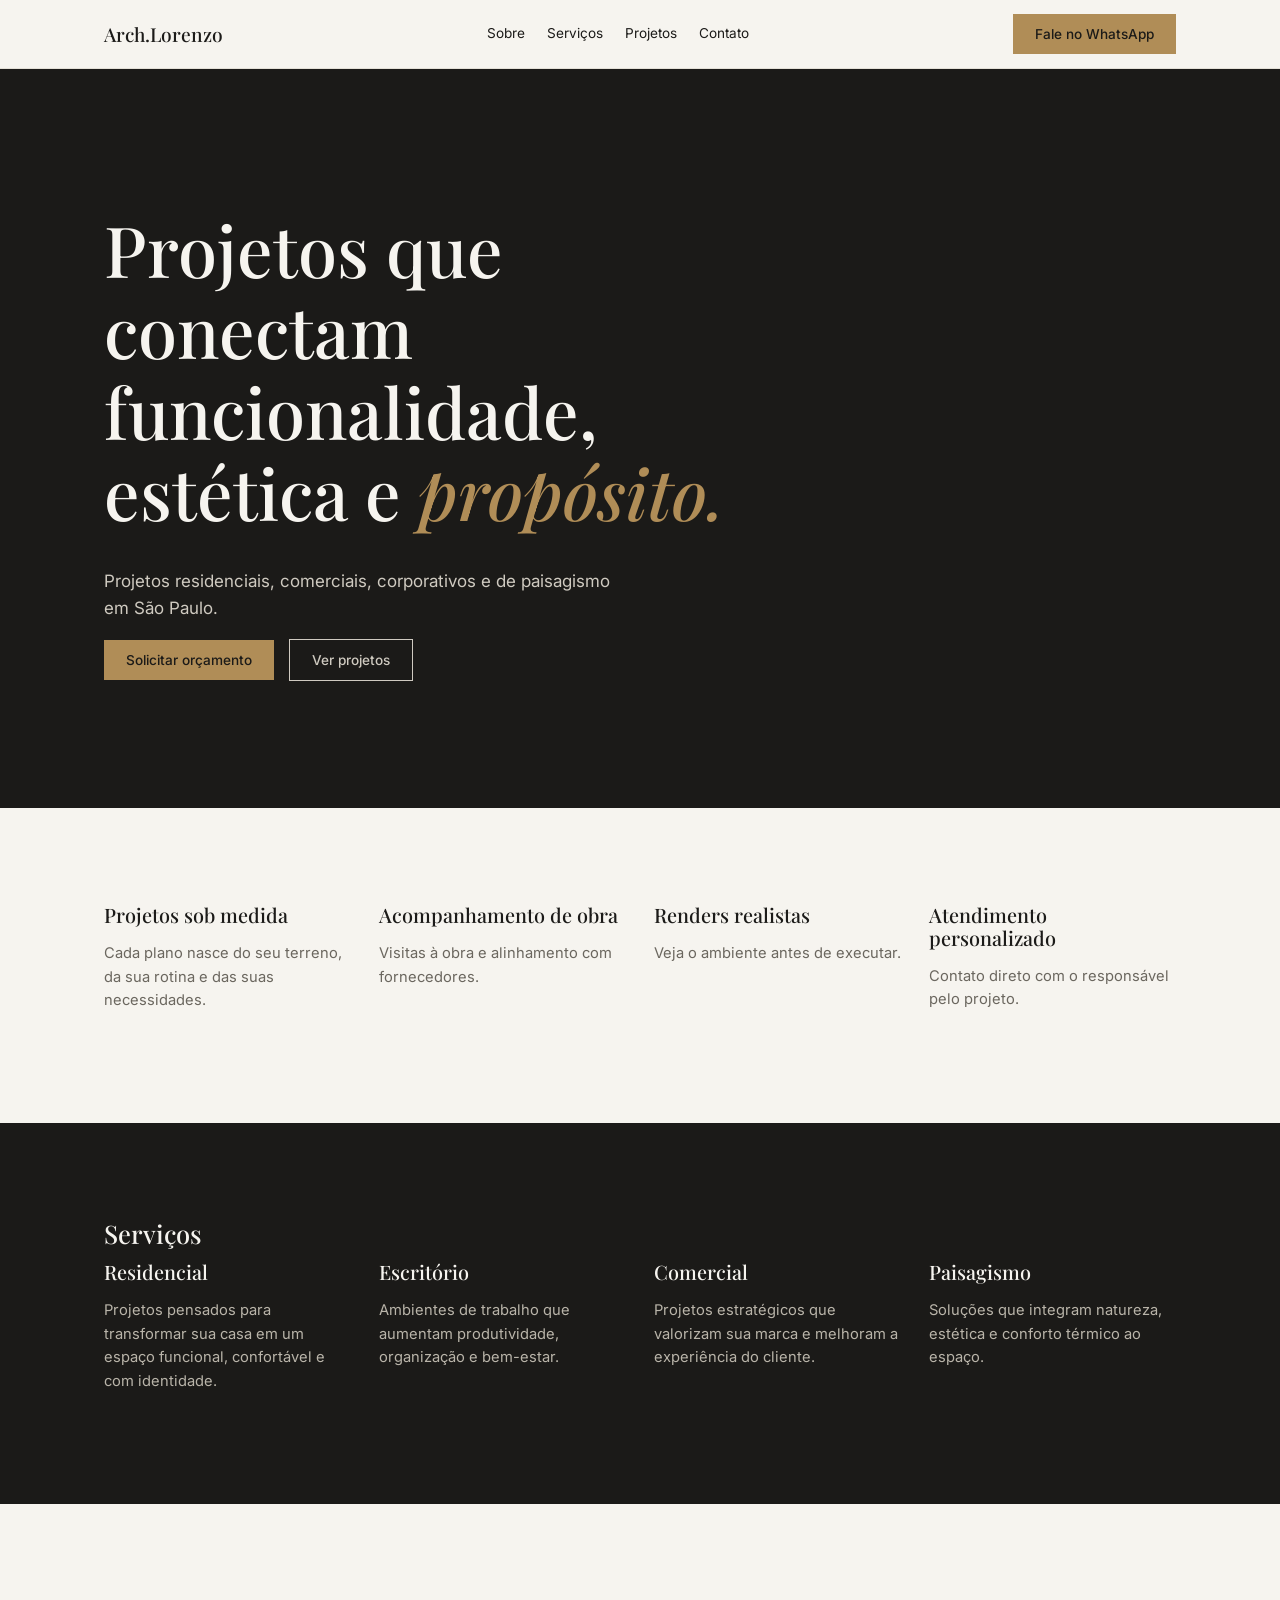
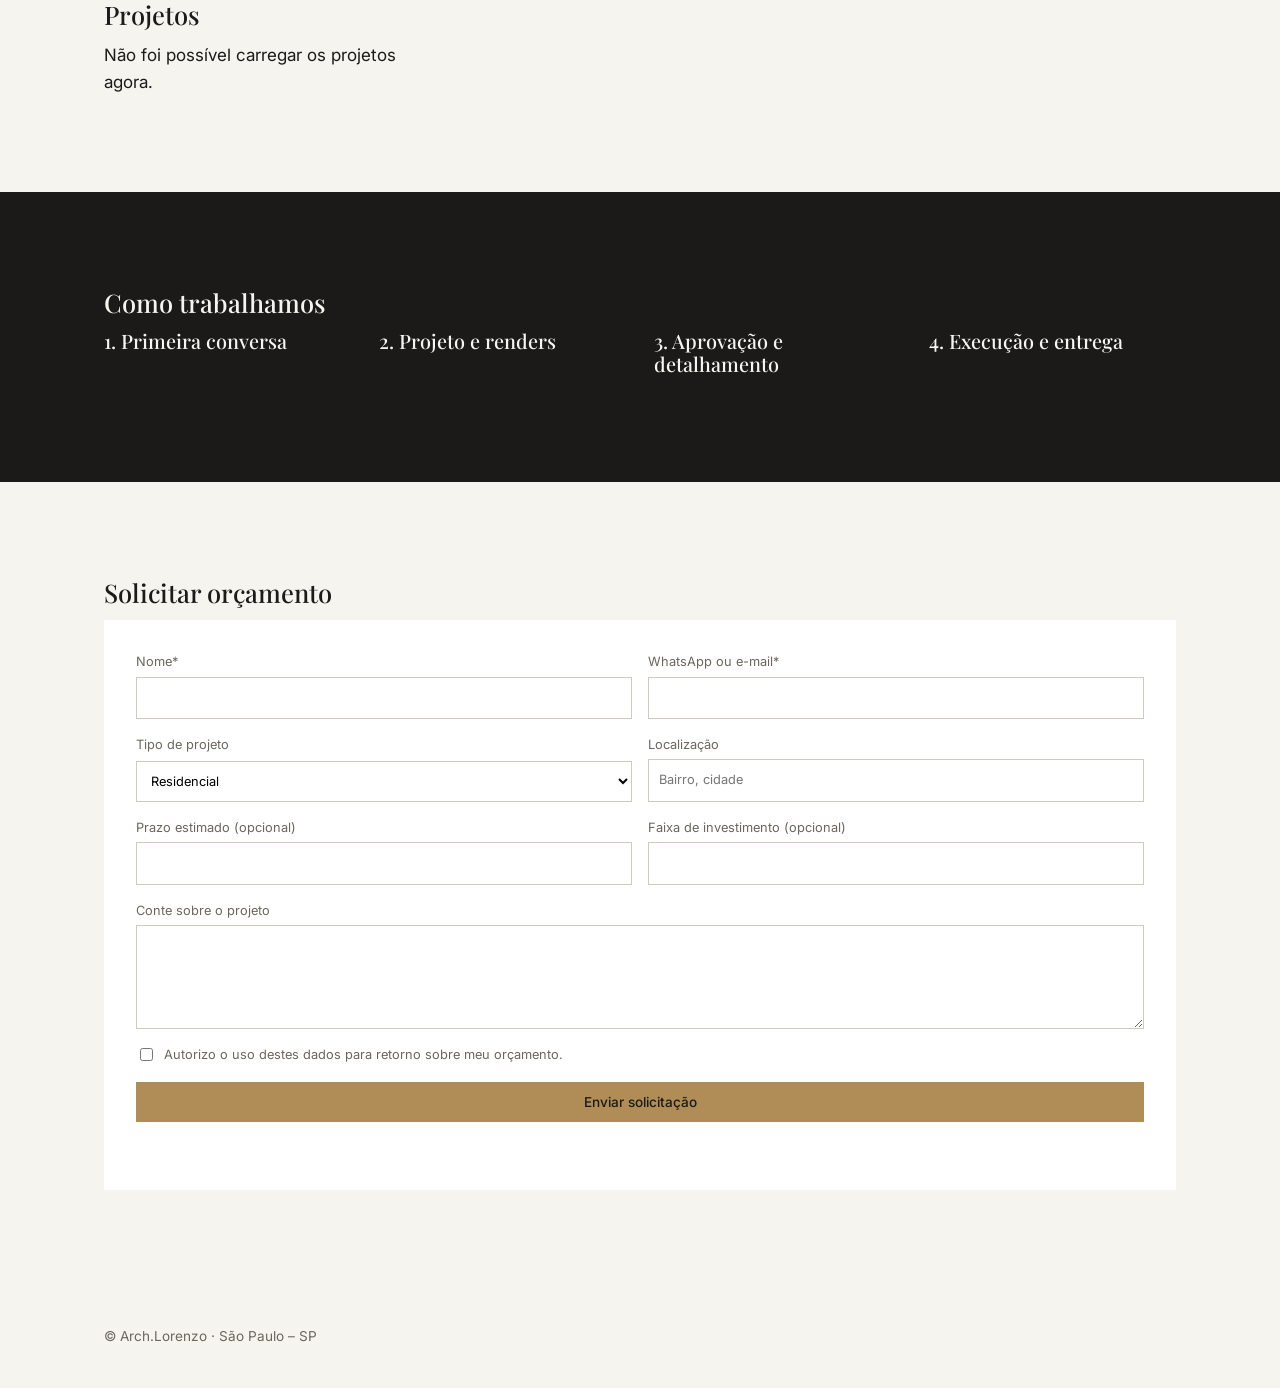
<file: arch-lorenzo-site33/index.html>
<!doctype html>
<html lang="pt-BR"><head>
<meta charset="utf-8"><meta name="viewport" content="width=device-width,initial-scale=1">
<title>Arch.Lorenzo | Arquitetura e interiores em São Paulo</title>
<meta name="description" content="Escritório de arquitetura e design de interiores em São Paulo. Projetos residenciais, comerciais, corporativos e de paisagismo.">
<link rel="canonical" href="https://SEU-DOMINIO.com.br/">
<meta property="og:title" content="Arch.Lorenzo | Arquitetura e interiores em São Paulo"><meta property="og:type" content="website">
<link rel="preconnect" href="https://fonts.googleapis.com"><link rel="preconnect" href="https://fonts.gstatic.com" crossorigin>
<link href="https://fonts.googleapis.com/css2?family=Inter:wght@400;500&family=Playfair+Display:ital,wght@0,500;1,500&display=swap" rel="stylesheet">
<link rel="stylesheet" href="style.css">
<script type="application/ld+json">{"@context":"https://schema.org","@type":"Architect","name":"Arch.Lorenzo","areaServed":"São Paulo, SP"}</script>
</head><body>
<header><div class="wrap"><a class="logo" id="logo" href="/">Arch.Lorenzo</a>
<nav aria-label="Principal"><a href="#sobre">Sobre</a><a href="#servicos">Serviços</a><a href="#projetos">Projetos</a><a href="#contato">Contato</a></nav>
<a class="btn" id="wa-top" href="#contato" hidden>Fale no WhatsApp</a></div></header>
<main>
<section class="hero" id="hero"><div class="wrap"><h1><span data-t="hero_title" data-label="Título principal">Projetos que conectam funcionalidade, estética e</span> <em data-t="hero_em" data-label="Palavra em destaque do título">propósito.</em></h1>
<p data-t="hero_sub" data-label="Subtítulo">Projetos residenciais, comerciais, corporativos e de paisagismo em São Paulo.</p>
<p><a class="btn" href="#contato">Solicitar orçamento</a> &nbsp; <a class="btn line" href="#projetos">Ver projetos</a></p></div></section>
<section id="sobre"><div class="wrap grid">
<div><h3 data-t="k0t" data-label="Diferencial 1 (título)">Projetos sob medida</h3><p data-t="k0p" data-label="Diferencial 1 (texto)">Cada plano nasce do seu terreno, da sua rotina e das suas necessidades.</p></div>
<div><h3 data-t="k1t" data-label="Diferencial 2 (título)">Acompanhamento de obra</h3><p data-t="k1p" data-label="Diferencial 2 (texto)">Visitas à obra e alinhamento com fornecedores.</p></div>
<div><h3 data-t="k2t" data-label="Diferencial 3 (título)">Renders realistas</h3><p data-t="k2p" data-label="Diferencial 3 (texto)">Veja o ambiente antes de executar.</p></div>
<div><h3 data-t="k3t" data-label="Diferencial 4 (título)">Atendimento personalizado</h3><p data-t="k3p" data-label="Diferencial 4 (texto)">Contato direto com o responsável pelo projeto.</p></div></div></section>
<section id="servicos" class="dark"><div class="wrap"><h2>Serviços</h2><div class="grid">
<div><h3 data-t="k4t" data-label="Serviço 1 (título)">Residencial</h3><p data-t="k4p" data-label="Serviço 1 (texto)">Projetos pensados para transformar sua casa em um espaço funcional, confortável e com identidade.</p></div>
<div><h3 data-t="k5t" data-label="Serviço 2 (título)">Escritório</h3><p data-t="k5p" data-label="Serviço 2 (texto)">Ambientes de trabalho que aumentam produtividade, organização e bem-estar.</p></div>
<div><h3 data-t="k6t" data-label="Serviço 3 (título)">Comercial</h3><p data-t="k6p" data-label="Serviço 3 (texto)">Projetos estratégicos que valorizam sua marca e melhoram a experiência do cliente.</p></div>
<div><h3 data-t="k7t" data-label="Serviço 4 (título)">Paisagismo</h3><p data-t="k7p" data-label="Serviço 4 (texto)">Soluções que integram natureza, estética e conforto térmico ao espaço.</p></div></div></div></section>
<section id="projetos"><div class="wrap"><h2>Projetos</h2><div class="proj" id="proj"><p>Carregando projetos…</p></div></div></section>
<section class="dark"><div class="wrap"><h2>Como trabalhamos</h2><div class="grid">
<div><h3>1. Primeira conversa</h3></div><div><h3>2. Projeto e renders</h3></div><div><h3>3. Aprovação e detalhamento</h3></div><div><h3>4. Execução e entrega</h3></div></div></div></section>
<section id="contato"><div class="wrap"><h2 data-t="contact_title" data-label="Título do orçamento">Solicitar orçamento</h2>
<form id="lead" novalidate>
<div class="two"><label>Nome*<input name="name" required maxlength="120" autocomplete="name"></label><label>WhatsApp ou e-mail*<input name="contact" required maxlength="120"></label></div>
<div class="two"><label>Tipo de projeto<select name="project_type"><option>Residencial</option><option>Escritório</option><option>Comercial</option><option>Paisagismo</option></select></label><label>Localização<input name="location" maxlength="120" placeholder="Bairro, cidade"></label></div>
<div class="two"><label>Prazo estimado (opcional)<input name="deadline" maxlength="80"></label><label>Faixa de investimento (opcional)<input name="budget" maxlength="80"></label></div>
<label>Conte sobre o projeto<textarea name="message" rows="4" maxlength="2000"></textarea></label>
<label class="check"><input type="checkbox" name="consent" required><span>Autorizo o uso destes dados para retorno sobre meu orçamento.</span></label>
<button class="btn" type="submit">Enviar solicitação</button><div id="msg" role="status" aria-live="polite"></div></form></div></section>
</main>
<footer><div class="wrap">© Arch.Lorenzo · São Paulo – SP <span id="ig"></span></div></footer>
<script src="config.js"></script><script src="app.js"></script>
</body></html>
</file>
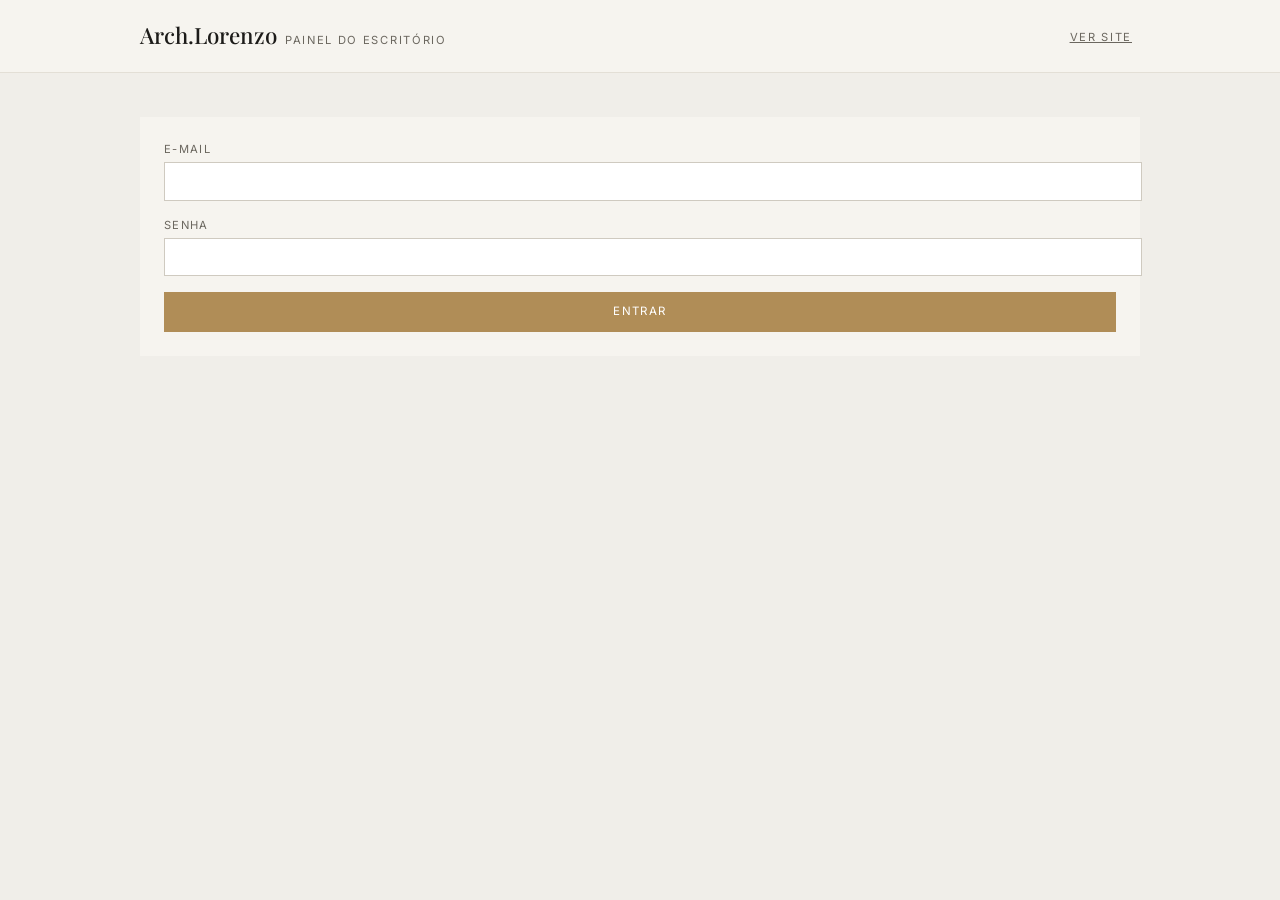
<file: arch-lorenzo-site33/admin/index.html>
<!doctype html><html lang="pt-BR"><head><meta charset="utf-8"><meta name="viewport" content="width=device-width,initial-scale=1">
<meta name="robots" content="noindex,nofollow"><title>Painel Arch.Lorenzo</title>
<link href="https://fonts.googleapis.com/css2?family=Inter:wght@400;500&family=Playfair+Display:wght@500&display=swap" rel="stylesheet">
<style>
body{margin:0;font:15px/1.5 Inter,system-ui,sans-serif;background:#f0eee9;color:#1c1b19}.w{max-width:1000px;margin:0 auto;padding:0 24px 60px}
h1,h2{font-family:"Playfair Display",Georgia,serif;font-weight:500;margin:0}
.top{background:#f6f4ef;border-bottom:1px solid #e3dfd6}.top .w{display:flex;justify-content:space-between;align-items:center;height:72px;padding-bottom:0}
.sm{font-size:.7rem;letter-spacing:.15em;text-transform:uppercase;color:#6b675f}
button,input,select,textarea{font:inherit;padding:10px 12px;border:1px solid #cfcac0;background:#fff;color:inherit}
button{cursor:pointer;font-size:.72rem;letter-spacing:.12em;text-transform:uppercase;background:#f6f4ef}
.p{background:#b08d57;border-color:#b08d57;color:#fff}.k{background:#1b1a18;color:#fff;border-color:#1b1a18}
.tabs{display:flex;gap:8px;margin:32px 0}.head{display:flex;justify-content:space-between;align-items:end;margin-bottom:16px}
.row{display:flex;gap:14px;align-items:center;background:#f6f4ef;border:1px solid #e3dfd6;padding:12px;margin:10px 0}.row img{width:112px;height:80px;object-fit:cover;background:#ddd}.row>div{flex:1}.row h3{font:500 1.15rem "Playfair Display",serif;margin:2px 0}
form,dialog{background:#f6f4ef}label{display:grid;gap:4px;font-size:.7rem;letter-spacing:.12em;text-transform:uppercase;color:#6b675f}input,select,textarea{width:100%;text-transform:none;letter-spacing:0}
dialog{border:0;padding:32px;width:min(680px,94vw);max-height:92vh}dialog::backdrop{background:rgba(0,0,0,.6)}
.f{display:grid;gap:16px}.g{display:grid;gap:16px;grid-template-columns:repeat(auto-fit,minmax(150px,1fr))}.c{display:flex;gap:8px;align-items:center}.c input{width:auto}
.box{background:#f6f4ef;padding:24px;margin-bottom:20px;display:grid;gap:16px}input[type=color]{padding:2px;height:42px}
.pv{max-height:80px;max-width:200px;display:block;margin-top:6px}[hidden]{display:none!important}:focus-visible{outline:2px solid #b08d57}
#st{min-height:1.4em;margin:12px 0;font-size:.9rem}
</style></head><body>
<div class="top"><div class="w"><div><h1 style="display:inline;font-size:1.4rem">Arch.Lorenzo</h1> &nbsp;<span class="sm">Painel do escritório</span></div>
<div><a class="sm" href="/" target="_blank">Ver site</a> &nbsp; <button id="out" hidden>Sair</button></div></div></div>
<div class="w"><div id="st" role="status"></div>
<form id="login" class="f box" hidden><label>E-mail<input id="em" type="email" required autocomplete="username"></label><label>Senha<input id="pw" type="password" required autocomplete="current-password"></label><button class="p">Entrar</button></form>
<div id="app" hidden>
<div class="tabs"><button id="tl" class="k">Projetos</button><button id="ts">Site: textos, cores e imagens</button><button id="tc">Contatos recebidos</button></div>
<div id="v-p"><div class="head"><div><h2>Projetos do portfólio</h2><span class="sm" style="text-transform:none;letter-spacing:0">Cadastre, edite e exclua os projetos exibidos no site.</span></div><button id="new" class="p">+ Novo projeto</button></div><div id="list"></div></div>
<div id="v-s" hidden><div class="head"><h2>Aparência e conteúdo do site</h2><button id="ssave" class="p">Salvar alterações</button></div>
<div class="box"><h2>Cores</h2><div class="g" id="cols"></div></div>
<div class="box"><h2>Imagens</h2><div class="g"><label>Imagem de destaque (topo)<input type="file" id="i-hero" accept="image/jpeg,image/png,image/webp"><img id="p-hero" class="pv" alt="" hidden></label><label>Logotipo (opcional)<input type="file" id="i-logo" accept="image/jpeg,image/png,image/webp"><img id="p-logo" class="pv" alt="" hidden></label></div></div>
<div class="box"><h2>Textos</h2><div class="f" id="txt"></div></div></div>
<div id="v-c" hidden></div></div></div>
<dialog id="dlg"><form id="pf" class="f" method="dialog"><h2>Projeto</h2><span class="sm" style="text-transform:none;letter-spacing:0">As imagens são publicadas no portfólio do site.</span>
<input type="hidden" name="id"><label>Título<input name="title" required maxlength="150" placeholder="Residência Ipê"></label>
<div class="g"><label>Categoria<select name="category"><option>Residencial</option><option>Escritório</option><option>Comercial</option><option>Paisagismo</option></select></label><label>Local<input name="location" placeholder="Jardins, São Paulo"></label></div>
<div class="g"><label>Metragem<input name="area" placeholder="420 m²"></label><label>Ano<input name="year" type="number" placeholder="2025"></label><label>Ordem<input name="sort" type="number" value="0"></label></div>
<label>Descrição<textarea name="description" rows="5" maxlength="5000" placeholder="Conte a história do projeto…"></textarea></label>
<label>Imagem de capa<input type="file" name="cover" accept="image/jpeg,image/png,image/webp"><img id="p-cover" class="pv" alt="" hidden></label>
<label>Galeria<input type="file" name="gallery" accept="image/jpeg,image/png,image/webp" multiple></label>
<div class="g"><label class="c"><input type="checkbox" name="published" checked> Publicado</label><label class="c"><input type="checkbox" name="featured"> Destaque</label></div>
<div style="text-align:right"><button type="button" id="cx">Cancelar</button> <button class="p">Salvar projeto</button></div></form></dialog>
<script src="../config.js"></script><script src="admin.js"></script></body></html>
</file>
<file: arch-lorenzo-site33/style.css>
:root{--bg:#f6f4ef;--ink:#1c1b19;--dark:#1b1a18;--gold:#b08d57;--muted:#6b675f}
*{box-sizing:border-box}
body{margin:0;font:17px/1.6 Inter,system-ui,sans-serif;color:var(--ink);background:var(--bg)}
h1,h2,h3{font-family:"Playfair Display",Georgia,serif;font-weight:500;line-height:1.15;margin:0 0 .5em}
a{color:inherit}:focus-visible{outline:2px solid var(--gold);outline-offset:3px}
.wrap{max-width:1120px;margin:0 auto;padding:0 24px}section{padding:96px 0}
header{position:sticky;top:0;z-index:5;background:var(--bg);border-bottom:1px solid #e3dfd6}
header .wrap{display:flex;align-items:center;justify-content:space-between;height:68px;gap:16px}
.logo{font:500 1.2rem "Playfair Display",serif;text-decoration:none}
nav{display:flex;gap:22px;font-size:.85rem}nav a{text-decoration:none}
.btn{display:inline-block;background:var(--gold);color:#1b1a18;padding:12px 22px;border:0;text-decoration:none;font:500 .85rem Inter,sans-serif;cursor:pointer}
.btn.line{background:none;border:1px solid currentColor;color:inherit}
.hero{background:var(--dark);color:#f6f4ef;padding:140px 0 110px}
.hero h1{font-size:clamp(2.2rem,6vw,4.4rem);max-width:15ch}.hero em{color:var(--gold)}.hero p{max-width:48ch;color:#cfcac0}
.dark{background:var(--dark);color:#f6f4ef}
.grid{display:grid;gap:28px;grid-template-columns:repeat(auto-fit,minmax(230px,1fr))}
.grid p{color:var(--muted);font-size:.92rem}.dark .grid p{color:#b9b4a9}
.proj{display:grid;gap:28px;grid-template-columns:repeat(auto-fill,minmax(300px,1fr))}
.proj img{width:100%;aspect-ratio:4/3;object-fit:cover;display:block;background:#ddd}.proj small{color:var(--muted)}
form{display:grid;gap:16px;background:#fff;padding:32px}label{font-size:.8rem;color:var(--muted);display:grid;gap:4px}
input,select,textarea{font:inherit;padding:10px;border:1px solid #cfcac0;background:#fff;width:100%}
.two{display:grid;gap:16px;grid-template-columns:repeat(auto-fit,minmax(200px,1fr))}
.check{display:flex;gap:8px;align-items:flex-start}.check input{width:auto}
#msg{min-height:1.4em;font-size:.9rem}footer{padding:40px 0;font-size:.85rem;color:var(--muted)}
@media (prefers-reduced-motion:no-preference){.hero h1{animation:in .8s ease both}@keyframes in{from{opacity:0;transform:translateY(12px)}}}
</file>
